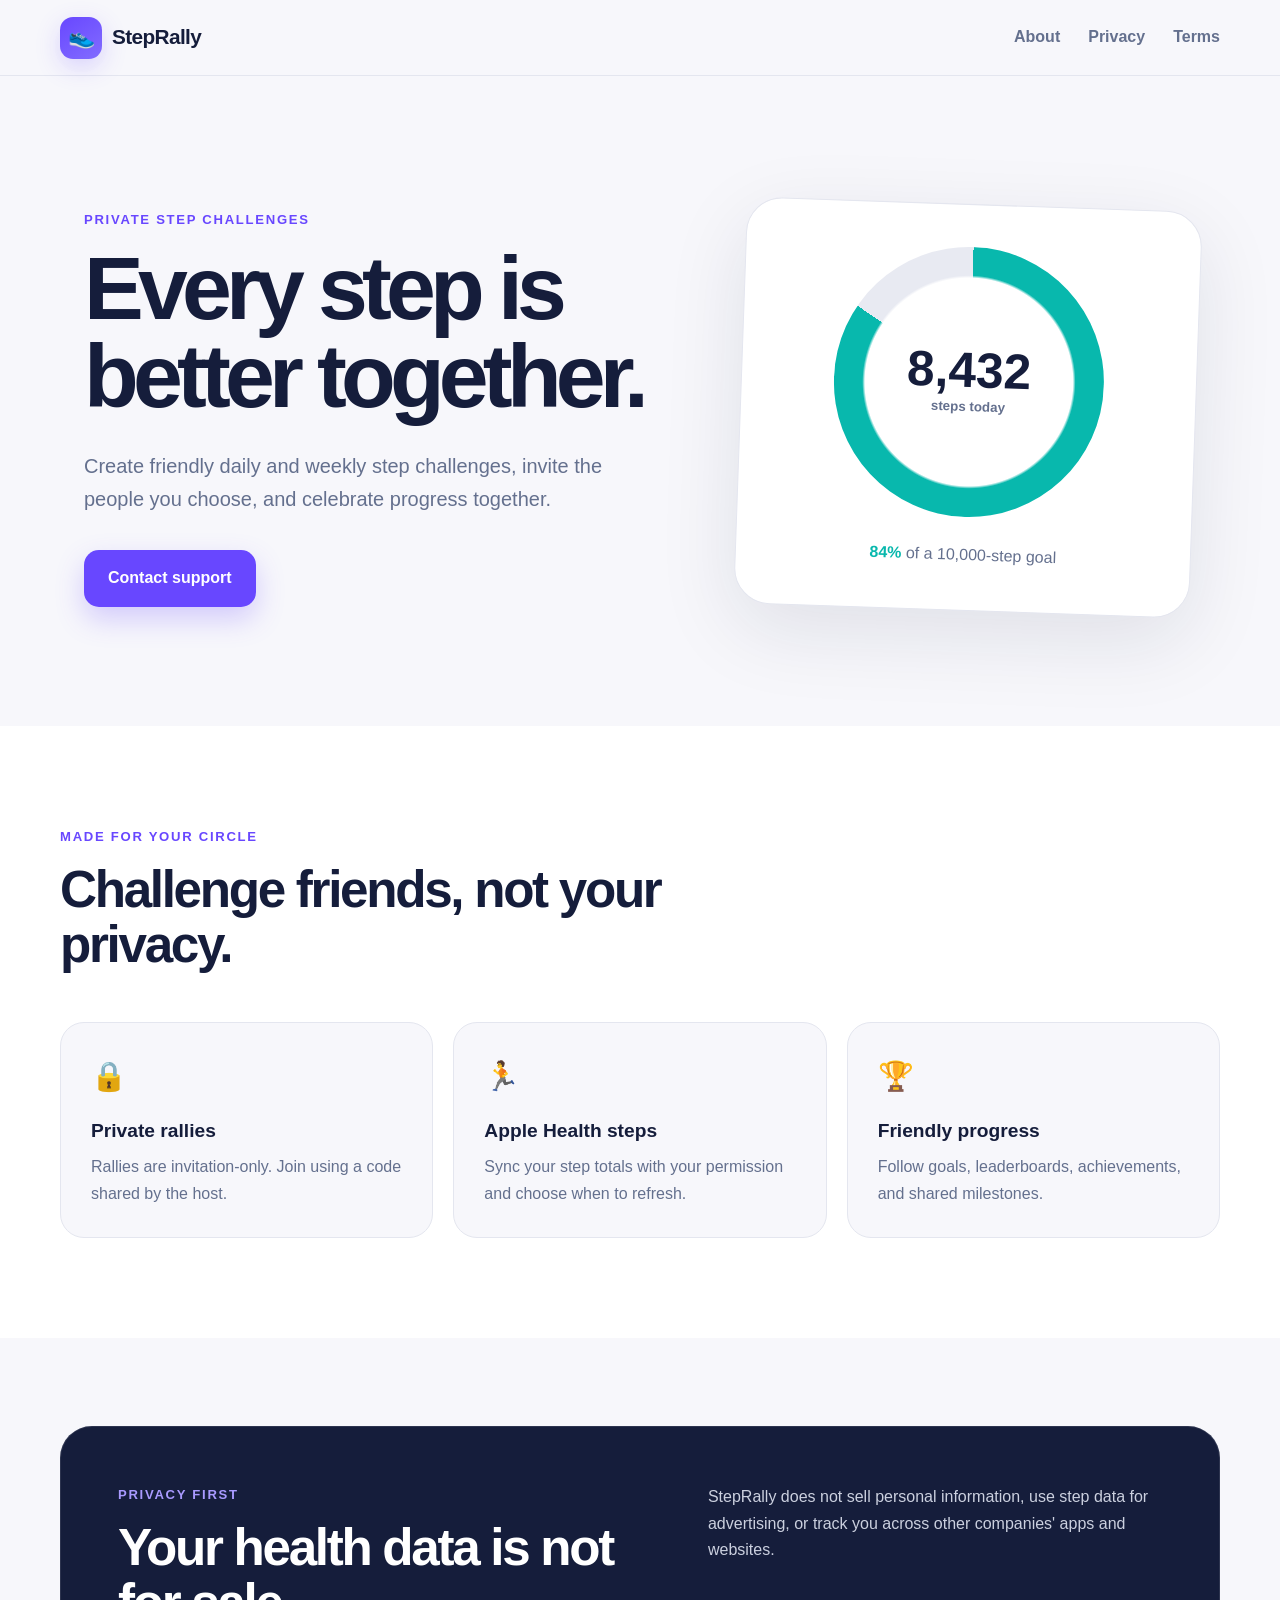
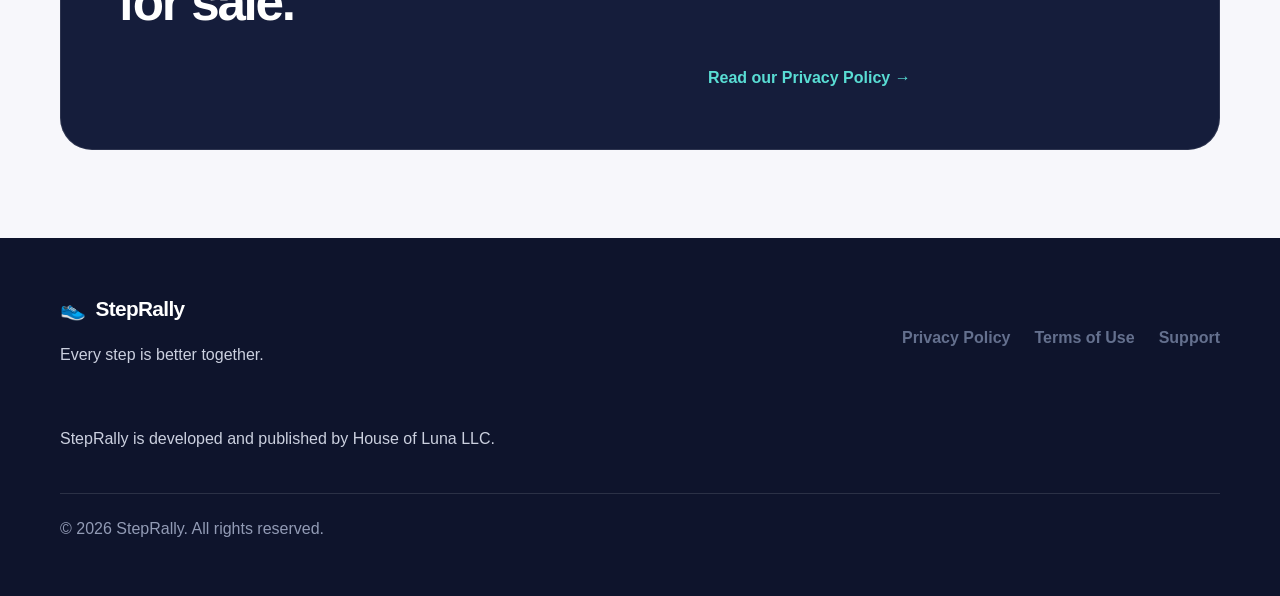
<file: index.html>
<!doctype html>
<html lang="en">
<head>
  <meta charset="utf-8">
  <meta name="viewport" content="width=device-width, initial-scale=1">
  <meta name="description" content="StepRally is a private step-challenge app for friends and family.">
  <title>StepRally | Every step is better together</title>
  <link rel="icon" type="image/svg+xml" href="data:image/svg+xml,%3Csvg xmlns='http://www.w3.org/2000/svg' viewBox='0 0 64 64'%3E%3Crect width='64' height='64' rx='15' fill='%236C4DFF'/%3E%3Cpath d='M39 10c7 2 9 10 6 18-3 7-10 10-16 7-6-3-7-11-3-18 3-6 8-9 13-7ZM20 34c5 0 9 5 9 11s-5 10-11 9c-6-1-9-7-7-13 1-4 5-7 9-7Z' fill='white'/%3E%3C/svg%3E">
  <link rel="stylesheet" href="styles.css">
</head>
<body>
  <header class="site-header">
    <a class="brand" href="/" aria-label="StepRally home"><span class="mark" aria-hidden="true">👟</span>StepRally</a>
    <nav aria-label="Main navigation">
      <a href="#about">About</a>
      <a href="/privacy/">Privacy</a>
      <a href="/terms/">Terms</a>
    </nav>
  </header>

  <main>
    <section class="hero">
      <div class="hero-copy">
        <p class="eyebrow">Private step challenges</p>
        <h1>Every step is better together.</h1>
        <p class="lead">Create friendly daily and weekly step challenges, invite the people you choose, and celebrate progress together.</p>
        <a class="button" href="mailto:support@steprallyapp.com">Contact support</a>
      </div>
      <div class="goal-card" aria-label="Example daily step progress">
        <div class="ring"><span>8,432</span><small>steps today</small></div>
        <p><strong>84%</strong> of a 10,000-step goal</p>
      </div>
    </section>

    <section class="section" id="about">
      <div>
        <p class="eyebrow">Made for your circle</p>
        <h2>Challenge friends, not your privacy.</h2>
      </div>
      <div class="features">
        <article><span aria-hidden="true">🔒</span><h3>Private rallies</h3><p>Rallies are invitation-only. Join using a code shared by the host.</p></article>
        <article><span aria-hidden="true">🏃</span><h3>Apple Health steps</h3><p>Sync your step totals with your permission and choose when to refresh.</p></article>
        <article><span aria-hidden="true">🏆</span><h3>Friendly progress</h3><p>Follow goals, leaderboards, achievements, and shared milestones.</p></article>
      </div>
    </section>

    <section class="privacy-callout">
      <div><p class="eyebrow">Privacy first</p><h2>Your health data is not for sale.</h2></div>
      <p>StepRally does not sell personal information, use step data for advertising, or track you across other companies' apps and websites.</p>
      <a href="/privacy/">Read our Privacy Policy <span aria-hidden="true">→</span></a>
    </section>
  </main>

  <footer>
    <div><a class="brand" href="/"><span aria-hidden="true">👟</span>StepRally</a><p>Every step is better together.</p></div>
    <div class="footer-links"><a href="/privacy/">Privacy Policy</a><a href="/terms/">Terms of Use</a><a href="mailto:support@steprallyapp.com">Support</a></div>
    <p>StepRally is developed and published by House of Luna LLC.</p>
    <p class="copyright">© 2026 StepRally. All rights reserved.</p>
  </footer>
</body>
</html>
</file>
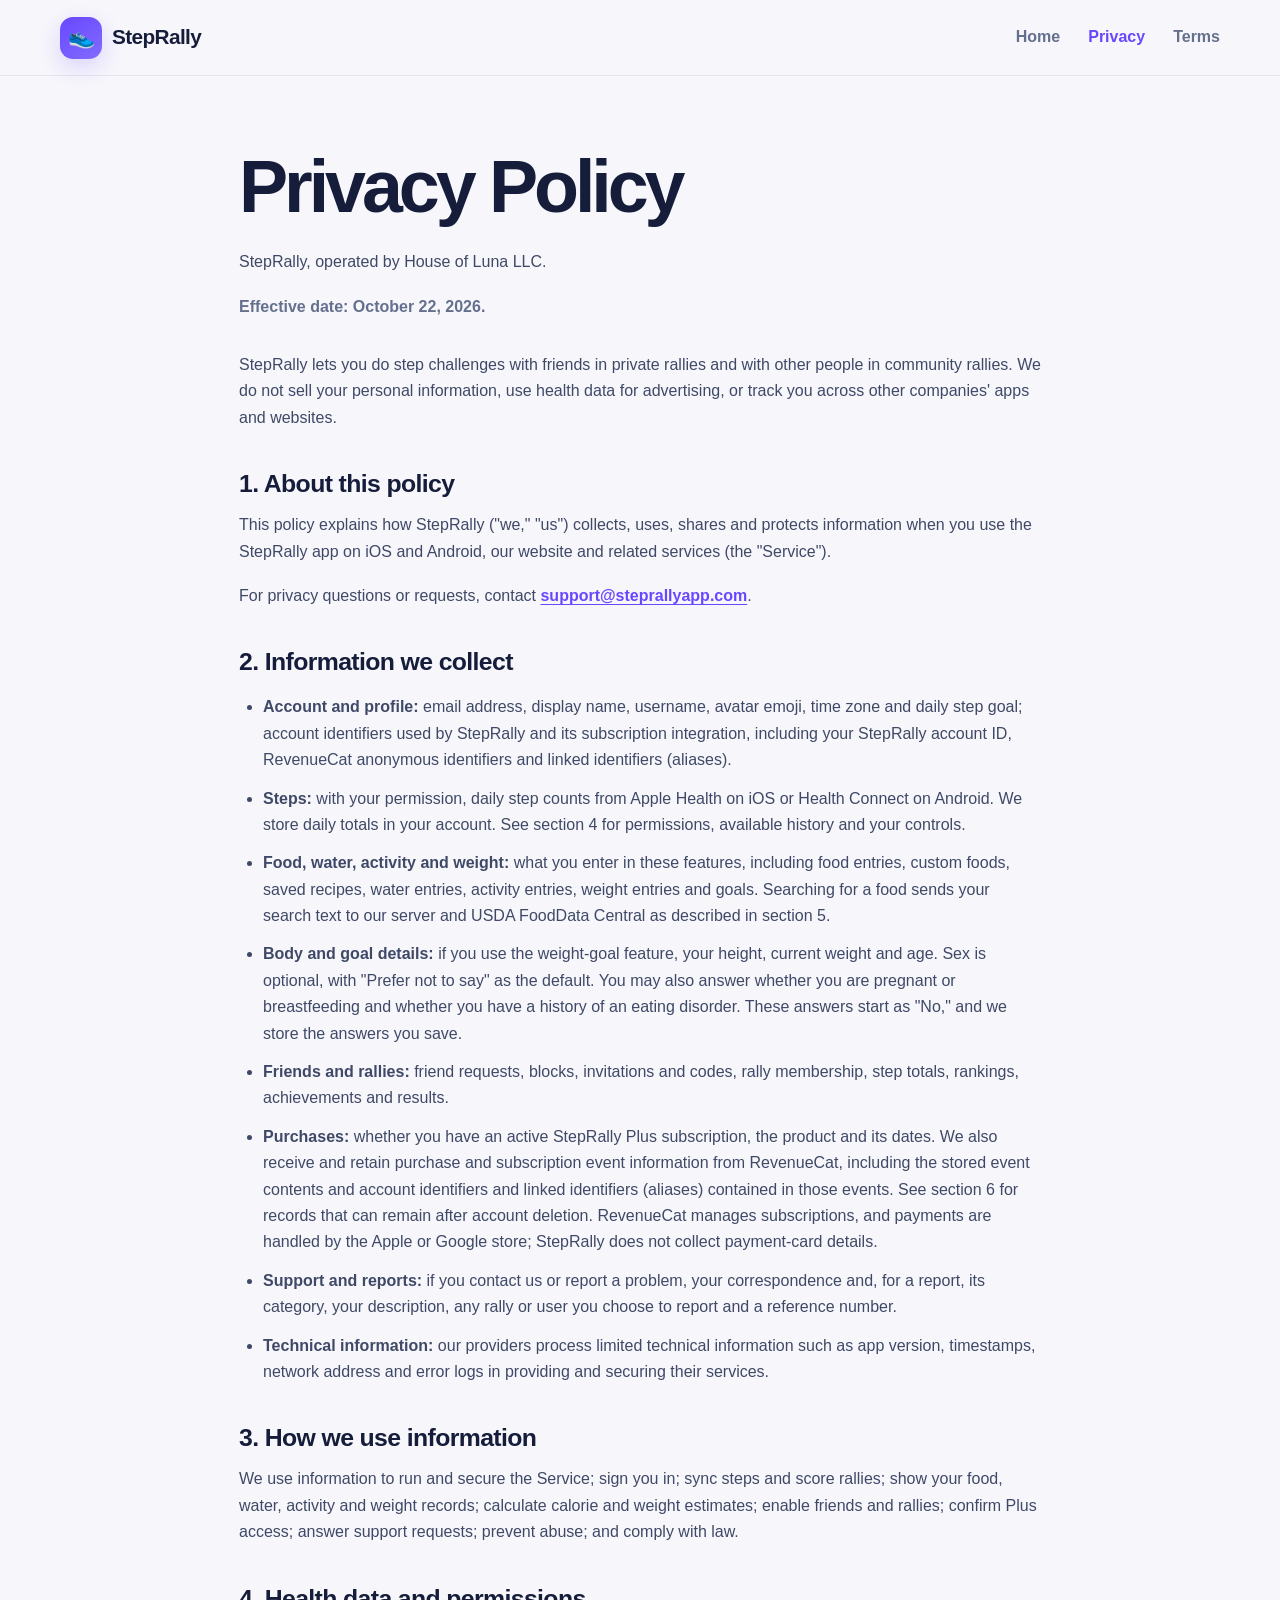
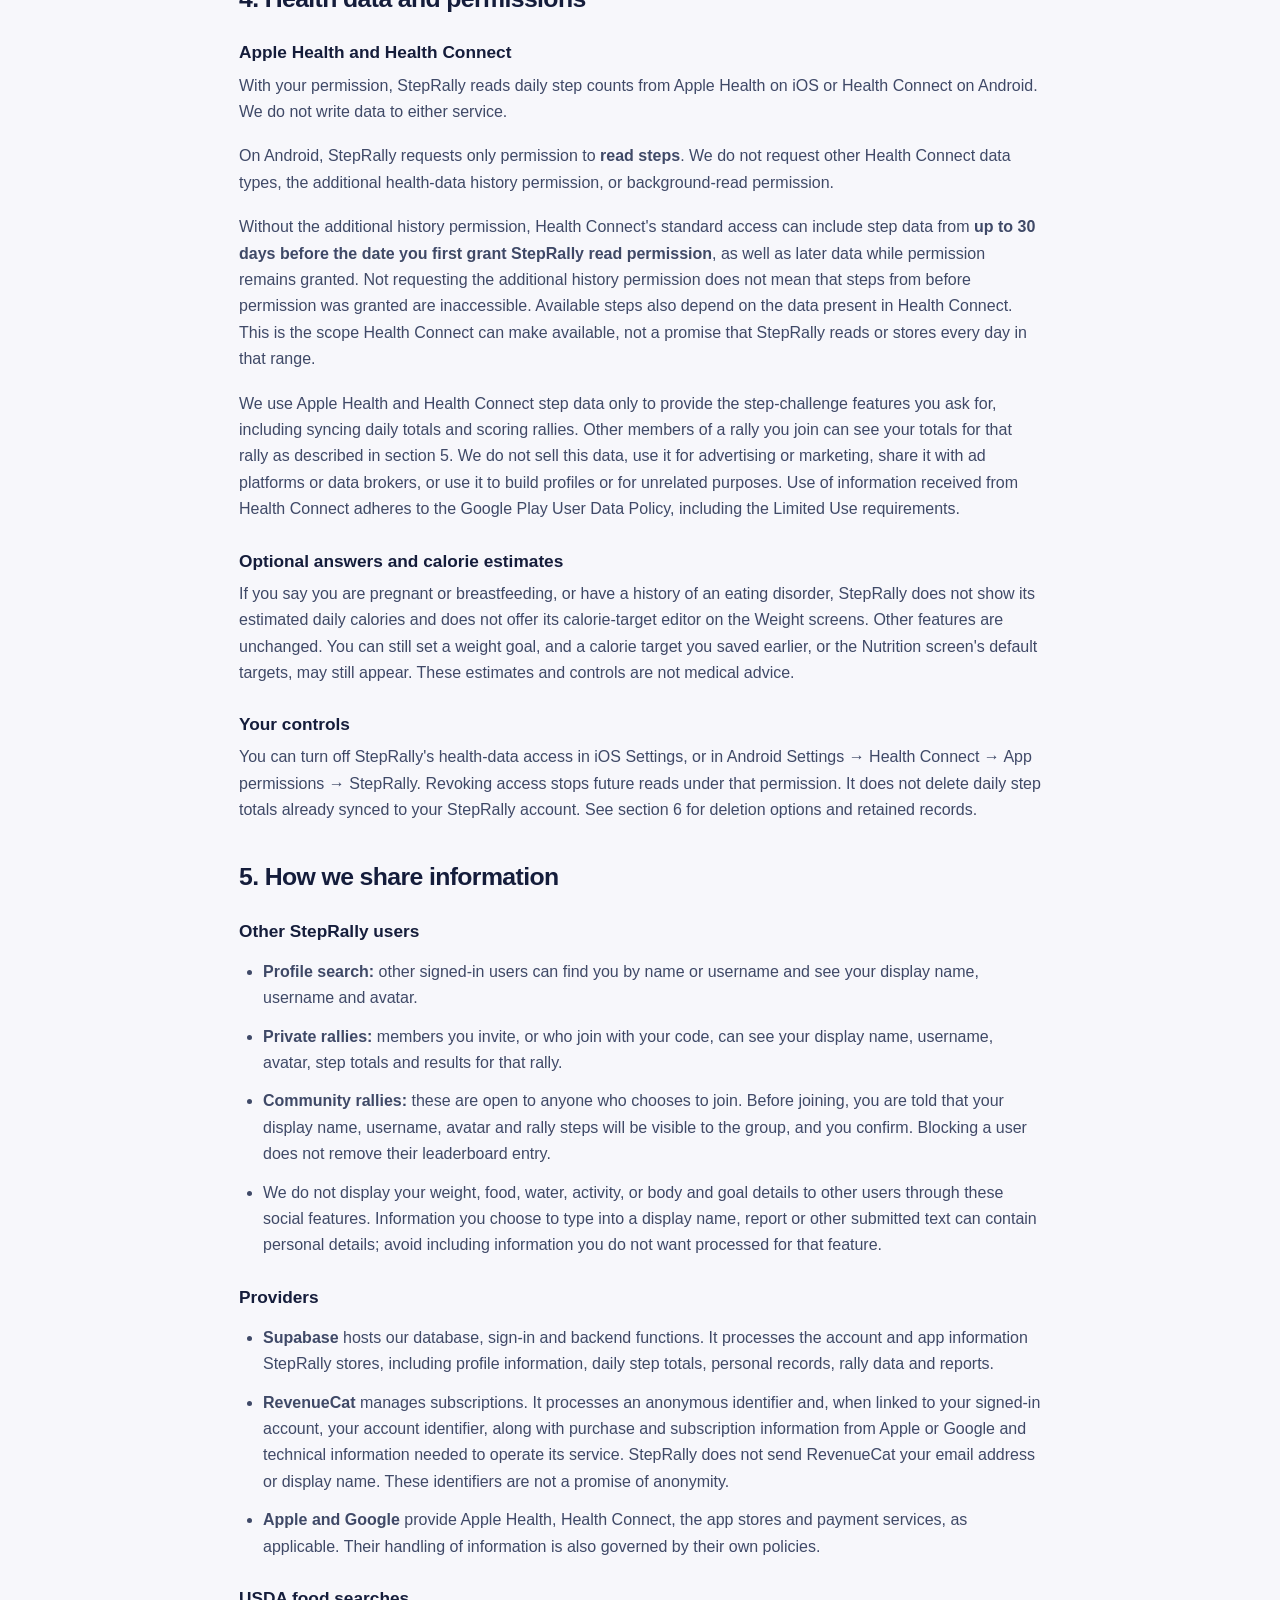
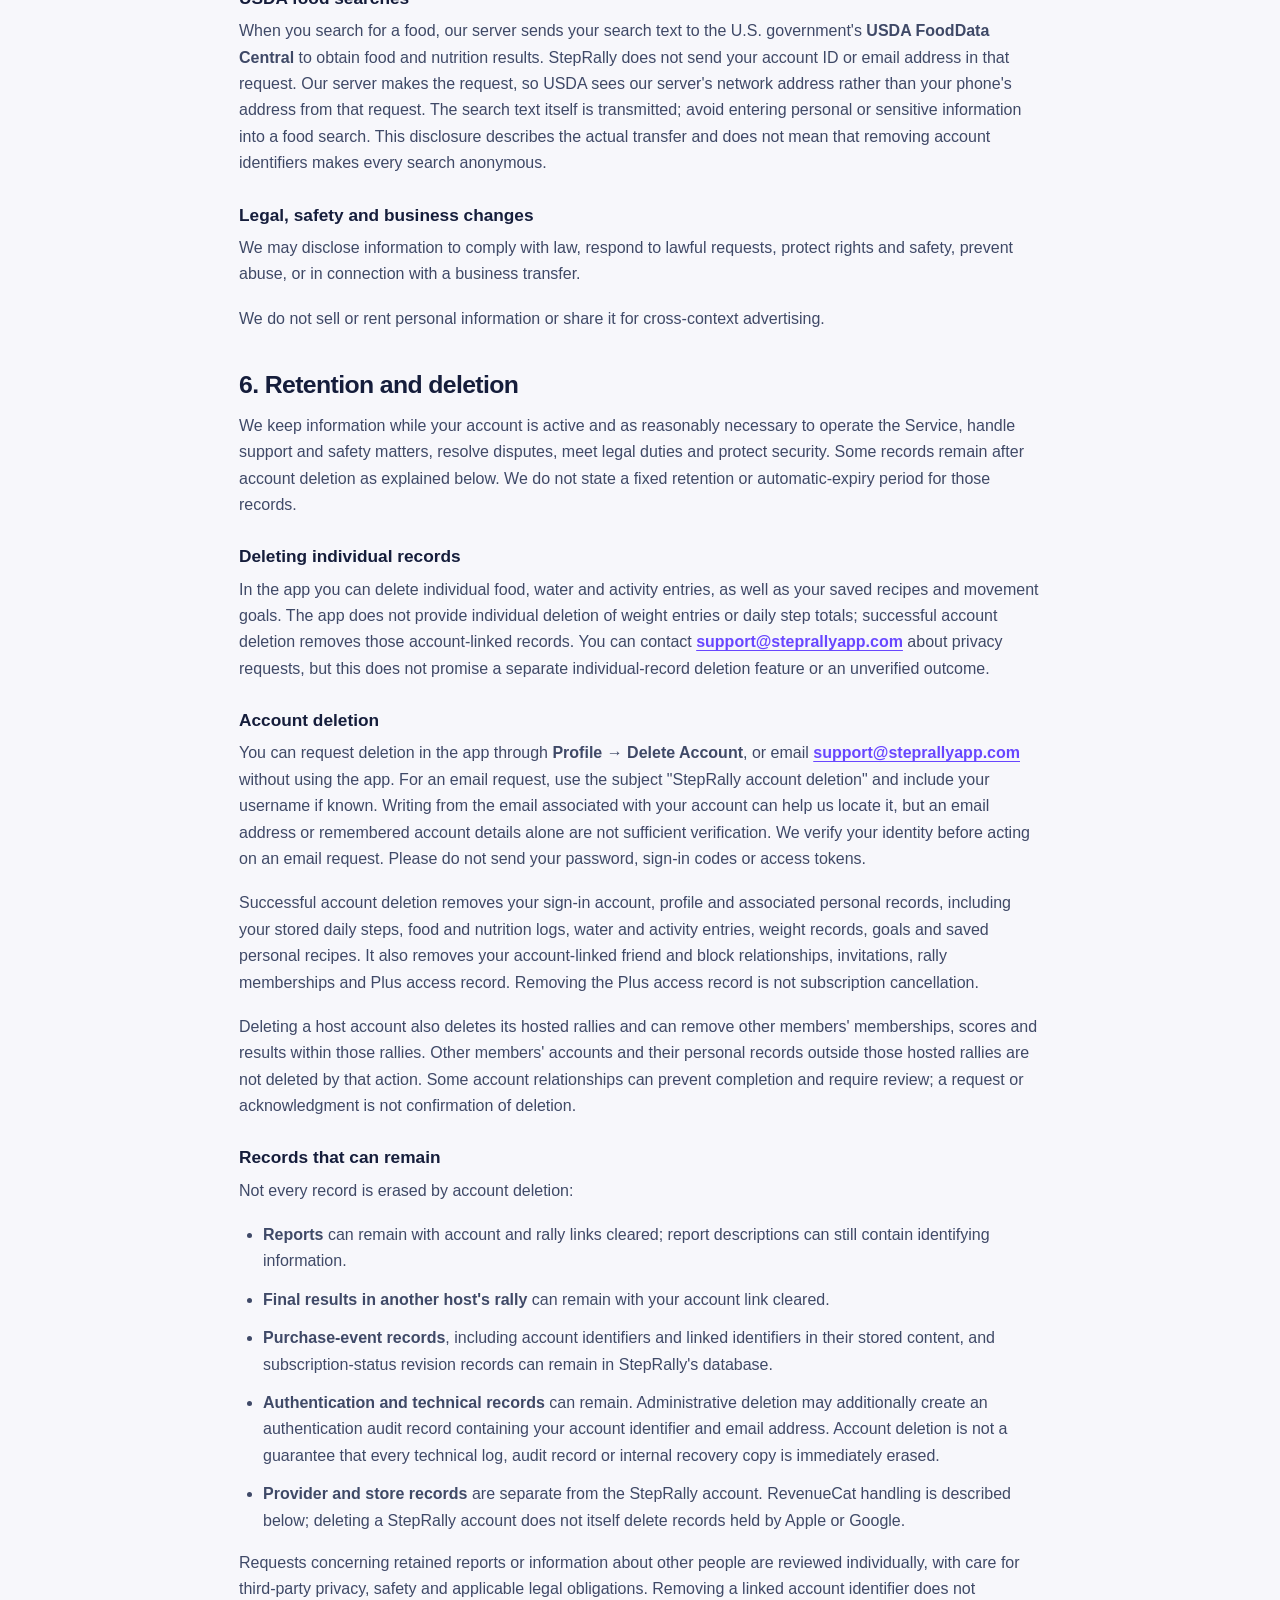
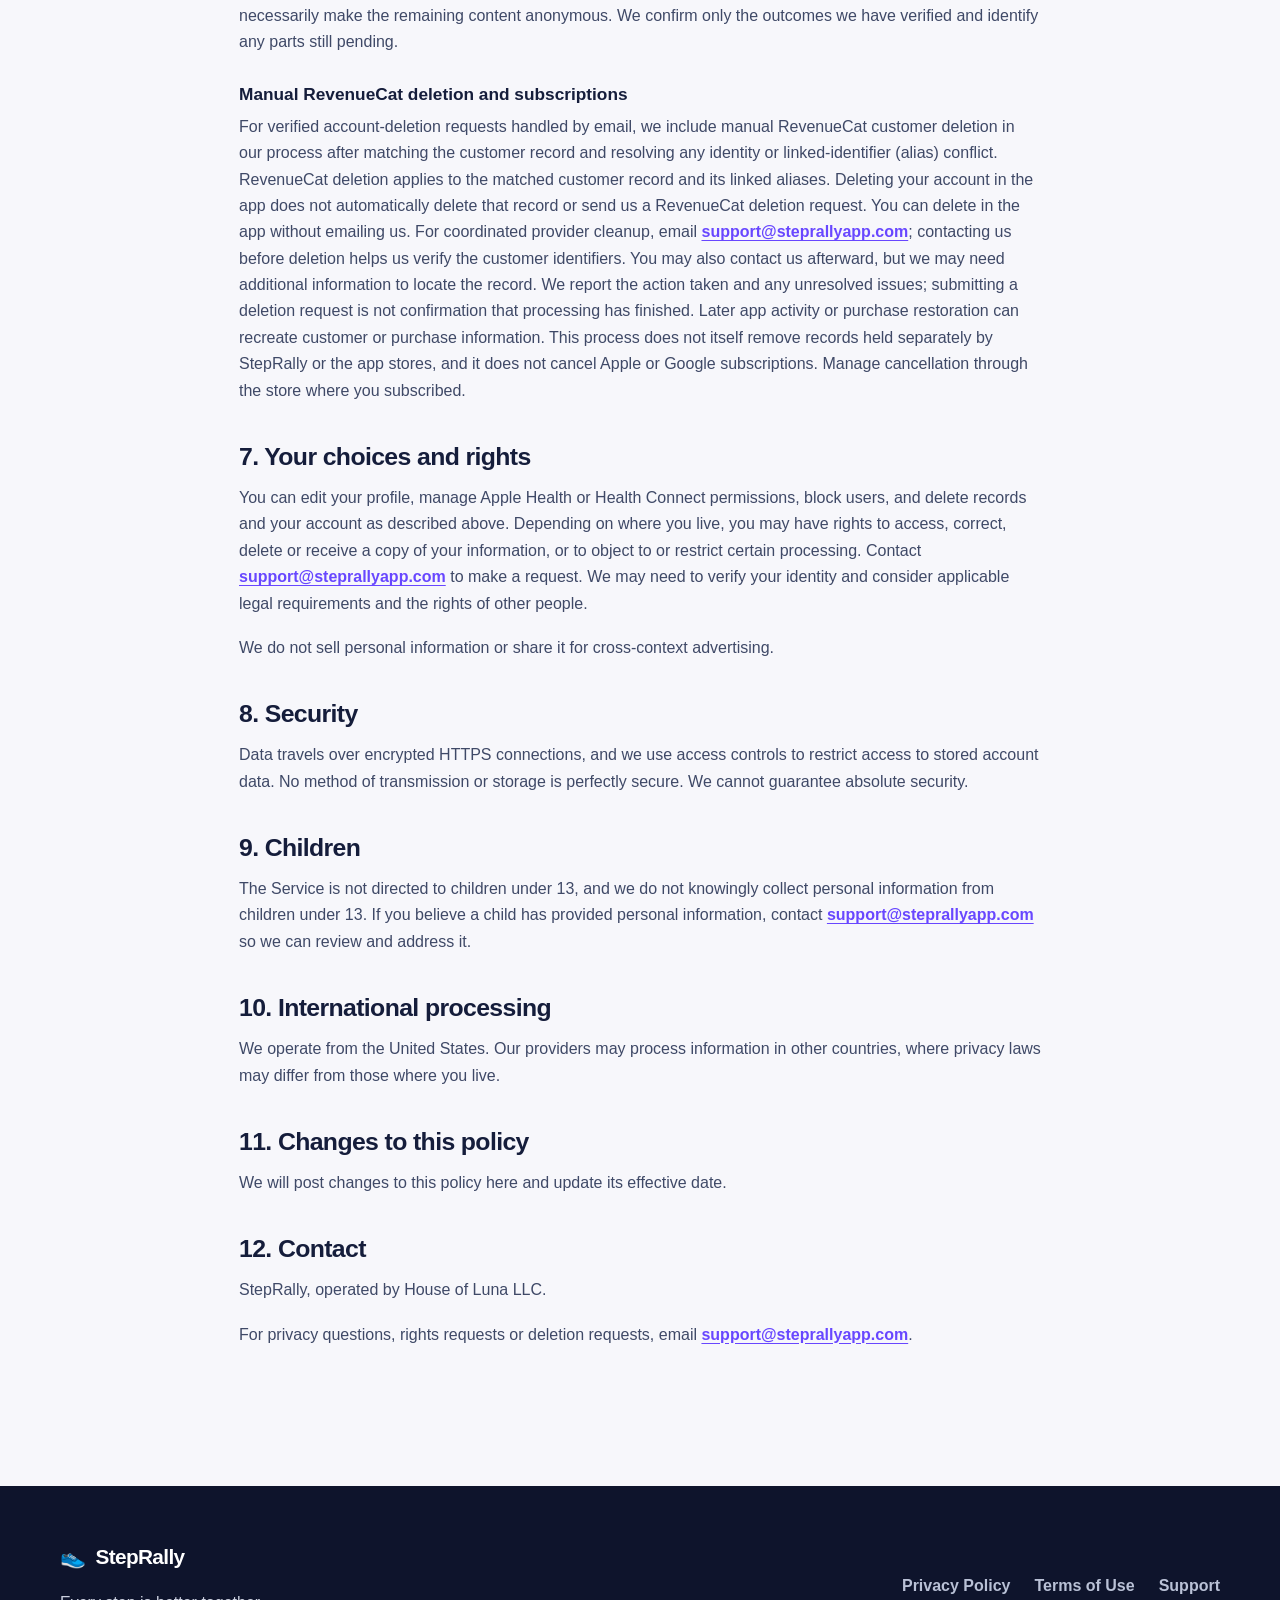
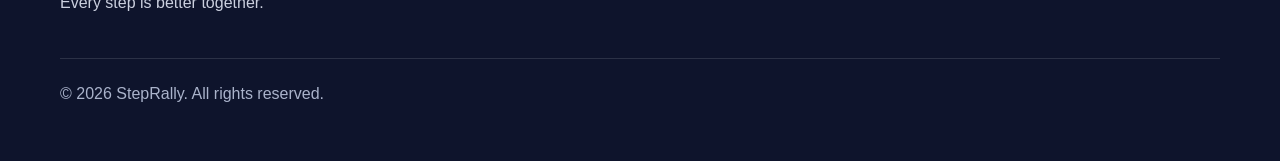
<file: privacy/index.html>
<!doctype html>
<html lang="en">
<head>
  <meta charset="utf-8">
  <meta name="viewport" content="width=device-width, initial-scale=1">
  <meta name="description" content="StepRally privacy policy: information, health permissions, account deletion and privacy choices.">
  <title>Privacy Policy | StepRally</title>
  <link rel="icon" href="data:image/svg+xml,%3Csvg xmlns='http://www.w3.org/2000/svg' viewBox='0 0 64 64'%3E%3Crect width='64' height='64' rx='15' fill='%236C4DFF'/%3E%3Cpath d='M39 10c7 2 9 10 6 18-3 7-10 10-16 7-6-3-7-11-3-18 3-6 8-9 13-7ZM20 34c5 0 9 5 9 11s-5 10-11 9c-6-1-9-7-7-13 1-4 5-7 9-7Z' fill='white'/%3E%3C/svg%3E">
  <link rel="stylesheet" href="./privacy.css">
</head>
<body>
  <a class="skip-link" href="#privacy-title">Skip to privacy policy</a>
  <header class="site-header">
    <a class="brand" href="/" aria-label="StepRally home"><span class="mark" aria-hidden="true">👟</span>StepRally</a>
    <nav aria-label="Main navigation"><a href="/">Home</a><a href="/privacy/" aria-current="page">Privacy</a><a href="/terms/">Terms</a></nav>
  </header>
  <main class="legal-main" aria-labelledby="privacy-title">
<h1 id="privacy-title">Privacy Policy</h1>
<p>StepRally, operated by House of Luna LLC.</p>
<p class="updated"><strong>Effective date: October 22, 2026.</strong></p>
<p>StepRally lets you do step challenges with friends in private rallies and with other people in community rallies. We do not sell your personal information, use health data for advertising, or track you across other companies&#x27; apps and websites.</p>
<section aria-labelledby="section-1">
<h2 id="section-1">1. About this policy</h2>
<p>This policy explains how StepRally (&quot;we,&quot; &quot;us&quot;) collects, uses, shares and protects information when you use the StepRally app on iOS and Android, our website and related services (the &quot;Service&quot;).</p>
<p>For privacy questions or requests, contact <a href="mailto:support@steprallyapp.com">support@steprallyapp.com</a>.</p>
</section>
<section aria-labelledby="section-2">
<h2 id="section-2">2. Information we collect</h2>
<ul>
<li><strong>Account and profile:</strong> email address, display name, username, avatar emoji, time zone and daily step goal; account identifiers used by StepRally and its subscription integration, including your StepRally account ID, RevenueCat anonymous identifiers and linked identifiers (aliases).</li>
<li><strong>Steps:</strong> with your permission, daily step counts from Apple Health on iOS or Health Connect on Android. We store daily totals in your account. See section 4 for permissions, available history and your controls.</li>
<li><strong>Food, water, activity and weight:</strong> what you enter in these features, including food entries, custom foods, saved recipes, water entries, activity entries, weight entries and goals. Searching for a food sends your search text to our server and USDA FoodData Central as described in section 5.</li>
<li><strong>Body and goal details:</strong> if you use the weight-goal feature, your height, current weight and age. Sex is optional, with &quot;Prefer not to say&quot; as the default. You may also answer whether you are pregnant or breastfeeding and whether you have a history of an eating disorder. These answers start as &quot;No,&quot; and we store the answers you save.</li>
<li><strong>Friends and rallies:</strong> friend requests, blocks, invitations and codes, rally membership, step totals, rankings, achievements and results.</li>
<li><strong>Purchases:</strong> whether you have an active StepRally Plus subscription, the product and its dates. We also receive and retain purchase and subscription event information from RevenueCat, including the stored event contents and account identifiers and linked identifiers (aliases) contained in those events. See section 6 for records that can remain after account deletion. RevenueCat manages subscriptions, and payments are handled by the Apple or Google store; StepRally does not collect payment-card details.</li>
<li><strong>Support and reports:</strong> if you contact us or report a problem, your correspondence and, for a report, its category, your description, any rally or user you choose to report and a reference number.</li>
<li><strong>Technical information:</strong> our providers process limited technical information such as app version, timestamps, network address and error logs in providing and securing their services.</li>
</ul>
</section>
<section aria-labelledby="section-3">
<h2 id="section-3">3. How we use information</h2>
<p>We use information to run and secure the Service; sign you in; sync steps and score rallies; show your food, water, activity and weight records; calculate calorie and weight estimates; enable friends and rallies; confirm Plus access; answer support requests; prevent abuse; and comply with law.</p>
</section>
<section aria-labelledby="section-4">
<h2 id="section-4">4. Health data and permissions</h2>
<h3>Apple Health and Health Connect</h3>
<p>With your permission, StepRally reads daily step counts from Apple Health on iOS or Health Connect on Android. We do not write data to either service.</p>
<p>On Android, StepRally requests only permission to <strong>read steps</strong>. We do not request other Health Connect data types, the additional health-data history permission, or background-read permission.</p>
<p>Without the additional history permission, Health Connect&#x27;s standard access can include step data from <strong>up to 30 days before the date you first grant StepRally read permission</strong>, as well as later data while permission remains granted. Not requesting the additional history permission does not mean that steps from before permission was granted are inaccessible. Available steps also depend on the data present in Health Connect. This is the scope Health Connect can make available, not a promise that StepRally reads or stores every day in that range.</p>
<p>We use Apple Health and Health Connect step data only to provide the step-challenge features you ask for, including syncing daily totals and scoring rallies. Other members of a rally you join can see your totals for that rally as described in section 5. We do not sell this data, use it for advertising or marketing, share it with ad platforms or data brokers, or use it to build profiles or for unrelated purposes. Use of information received from Health Connect adheres to the Google Play User Data Policy, including the Limited Use requirements.</p>
<h3>Optional answers and calorie estimates</h3>
<p>If you say you are pregnant or breastfeeding, or have a history of an eating disorder, StepRally does not show its estimated daily calories and does not offer its calorie-target editor on the Weight screens. Other features are unchanged. You can still set a weight goal, and a calorie target you saved earlier, or the Nutrition screen&#x27;s default targets, may still appear. These estimates and controls are not medical advice.</p>
<h3>Your controls</h3>
<p>You can turn off StepRally&#x27;s health-data access in iOS Settings, or in Android Settings → Health Connect → App permissions → StepRally. Revoking access stops future reads under that permission. It does not delete daily step totals already synced to your StepRally account. See section 6 for deletion options and retained records.</p>
</section>
<section aria-labelledby="section-5">
<h2 id="section-5">5. How we share information</h2>
<h3>Other StepRally users</h3>
<ul>
<li><strong>Profile search:</strong> other signed-in users can find you by name or username and see your display name, username and avatar.</li>
<li><strong>Private rallies:</strong> members you invite, or who join with your code, can see your display name, username, avatar, step totals and results for that rally.</li>
<li><strong>Community rallies:</strong> these are open to anyone who chooses to join. Before joining, you are told that your display name, username, avatar and rally steps will be visible to the group, and you confirm. Blocking a user does not remove their leaderboard entry.</li>
<li>We do not display your weight, food, water, activity, or body and goal details to other users through these social features. Information you choose to type into a display name, report or other submitted text can contain personal details; avoid including information you do not want processed for that feature.</li>
</ul>
<h3>Providers</h3>
<ul>
<li><strong>Supabase</strong> hosts our database, sign-in and backend functions. It processes the account and app information StepRally stores, including profile information, daily step totals, personal records, rally data and reports.</li>
<li><strong>RevenueCat</strong> manages subscriptions. It processes an anonymous identifier and, when linked to your signed-in account, your account identifier, along with purchase and subscription information from Apple or Google and technical information needed to operate its service. StepRally does not send RevenueCat your email address or display name. These identifiers are not a promise of anonymity.</li>
<li><strong>Apple and Google</strong> provide Apple Health, Health Connect, the app stores and payment services, as applicable. Their handling of information is also governed by their own policies.</li>
</ul>
<h3>USDA food searches</h3>
<p>When you search for a food, our server sends your search text to the U.S. government&#x27;s <strong>USDA FoodData Central</strong> to obtain food and nutrition results. StepRally does not send your account ID or email address in that request. Our server makes the request, so USDA sees our server&#x27;s network address rather than your phone&#x27;s address from that request. The search text itself is transmitted; avoid entering personal or sensitive information into a food search. This disclosure describes the actual transfer and does not mean that removing account identifiers makes every search anonymous.</p>
<h3>Legal, safety and business changes</h3>
<p>We may disclose information to comply with law, respond to lawful requests, protect rights and safety, prevent abuse, or in connection with a business transfer.</p>
<p>We do not sell or rent personal information or share it for cross-context advertising.</p>
</section>
<section aria-labelledby="section-6">
<h2 id="section-6">6. Retention and deletion</h2>
<p>We keep information while your account is active and as reasonably necessary to operate the Service, handle support and safety matters, resolve disputes, meet legal duties and protect security. Some records remain after account deletion as explained below. We do not state a fixed retention or automatic-expiry period for those records.</p>
<h3>Deleting individual records</h3>
<p>In the app you can delete individual food, water and activity entries, as well as your saved recipes and movement goals. The app does not provide individual deletion of weight entries or daily step totals; successful account deletion removes those account-linked records. You can contact <a href="mailto:support@steprallyapp.com">support@steprallyapp.com</a> about privacy requests, but this does not promise a separate individual-record deletion feature or an unverified outcome.</p>
<a id="account-deletion"></a>
<h3>Account deletion</h3>
<p>You can request deletion in the app through <strong>Profile → Delete Account</strong>, or email <a href="mailto:support@steprallyapp.com">support@steprallyapp.com</a> without using the app. For an email request, use the subject &quot;StepRally account deletion&quot; and include your username if known. Writing from the email associated with your account can help us locate it, but an email address or remembered account details alone are not sufficient verification. We verify your identity before acting on an email request. Please do not send your password, sign-in codes or access tokens.</p>
<p>Successful account deletion removes your sign-in account, profile and associated personal records, including your stored daily steps, food and nutrition logs, water and activity entries, weight records, goals and saved personal recipes. It also removes your account-linked friend and block relationships, invitations, rally memberships and Plus access record. Removing the Plus access record is not subscription cancellation.</p>
<p>Deleting a host account also deletes its hosted rallies and can remove other members&#x27; memberships, scores and results within those rallies. Other members&#x27; accounts and their personal records outside those hosted rallies are not deleted by that action. Some account relationships can prevent completion and require review; a request or acknowledgment is not confirmation of deletion.</p>
<h3>Records that can remain</h3>
<p>Not every record is erased by account deletion:</p>
<ul>
<li><strong>Reports</strong> can remain with account and rally links cleared; report descriptions can still contain identifying information.</li>
<li><strong>Final results in another host&#x27;s rally</strong> can remain with your account link cleared.</li>
<li><strong>Purchase-event records</strong>, including account identifiers and linked identifiers in their stored content, and subscription-status revision records can remain in StepRally&#x27;s database.</li>
<li><strong>Authentication and technical records</strong> can remain. Administrative deletion may additionally create an authentication audit record containing your account identifier and email address. Account deletion is not a guarantee that every technical log, audit record or internal recovery copy is immediately erased.</li>
<li><strong>Provider and store records</strong> are separate from the StepRally account. RevenueCat handling is described below; deleting a StepRally account does not itself delete records held by Apple or Google.</li>
</ul>
<p>Requests concerning retained reports or information about other people are reviewed individually, with care for third-party privacy, safety and applicable legal obligations. Removing a linked account identifier does not necessarily make the remaining content anonymous. We confirm only the outcomes we have verified and identify any parts still pending.</p>
<h3>Manual RevenueCat deletion and subscriptions</h3>
<p>For verified account-deletion requests handled by email, we include manual RevenueCat customer deletion in our process after matching the customer record and resolving any identity or linked-identifier (alias) conflict. RevenueCat deletion applies to the matched customer record and its linked aliases. Deleting your account in the app does not automatically delete that record or send us a RevenueCat deletion request. You can delete in the app without emailing us. For coordinated provider cleanup, email <a href="mailto:support@steprallyapp.com">support@steprallyapp.com</a>; contacting us before deletion helps us verify the customer identifiers. You may also contact us afterward, but we may need additional information to locate the record. We report the action taken and any unresolved issues; submitting a deletion request is not confirmation that processing has finished. Later app activity or purchase restoration can recreate customer or purchase information. This process does not itself remove records held separately by StepRally or the app stores, and it does not cancel Apple or Google subscriptions. Manage cancellation through the store where you subscribed.</p>
</section>
<section aria-labelledby="section-7">
<h2 id="section-7">7. Your choices and rights</h2>
<p>You can edit your profile, manage Apple Health or Health Connect permissions, block users, and delete records and your account as described above. Depending on where you live, you may have rights to access, correct, delete or receive a copy of your information, or to object to or restrict certain processing. Contact <a href="mailto:support@steprallyapp.com">support@steprallyapp.com</a> to make a request. We may need to verify your identity and consider applicable legal requirements and the rights of other people.</p>
<p>We do not sell personal information or share it for cross-context advertising.</p>
</section>
<section aria-labelledby="section-8">
<h2 id="section-8">8. Security</h2>
<p>Data travels over encrypted HTTPS connections, and we use access controls to restrict access to stored account data. No method of transmission or storage is perfectly secure. We cannot guarantee absolute security.</p>
</section>
<section aria-labelledby="section-9">
<h2 id="section-9">9. Children</h2>
<p>The Service is not directed to children under 13, and we do not knowingly collect personal information from children under 13. If you believe a child has provided personal information, contact <a href="mailto:support@steprallyapp.com">support@steprallyapp.com</a> so we can review and address it.</p>
</section>
<section aria-labelledby="section-10">
<h2 id="section-10">10. International processing</h2>
<p>We operate from the United States. Our providers may process information in other countries, where privacy laws may differ from those where you live.</p>
</section>
<section aria-labelledby="section-11">
<h2 id="section-11">11. Changes to this policy</h2>
<p>We will post changes to this policy here and update its effective date.</p>
</section>
<section aria-labelledby="section-12">
<h2 id="section-12">12. Contact</h2>
<p>StepRally, operated by House of Luna LLC.</p>
<p>For privacy questions, rights requests or deletion requests, email <a href="mailto:support@steprallyapp.com">support@steprallyapp.com</a>.</p>
</section>
  </main>
<footer>
  <div>
    <a class="brand" href="/"><span aria-hidden="true">👟</span>StepRally</a>
    <p>Every step is better together.</p>
  </div>
  <div class="footer-links" aria-label="Footer links">
    <a href="/privacy/">Privacy Policy</a>
    <a href="/terms/">Terms of Use</a>
    <a href="mailto:support@steprallyapp.com">Support</a>
  </div>
  <p class="copyright">© 2026 StepRally. All rights reserved.</p>
</footer>
</body>
</html>
</file>
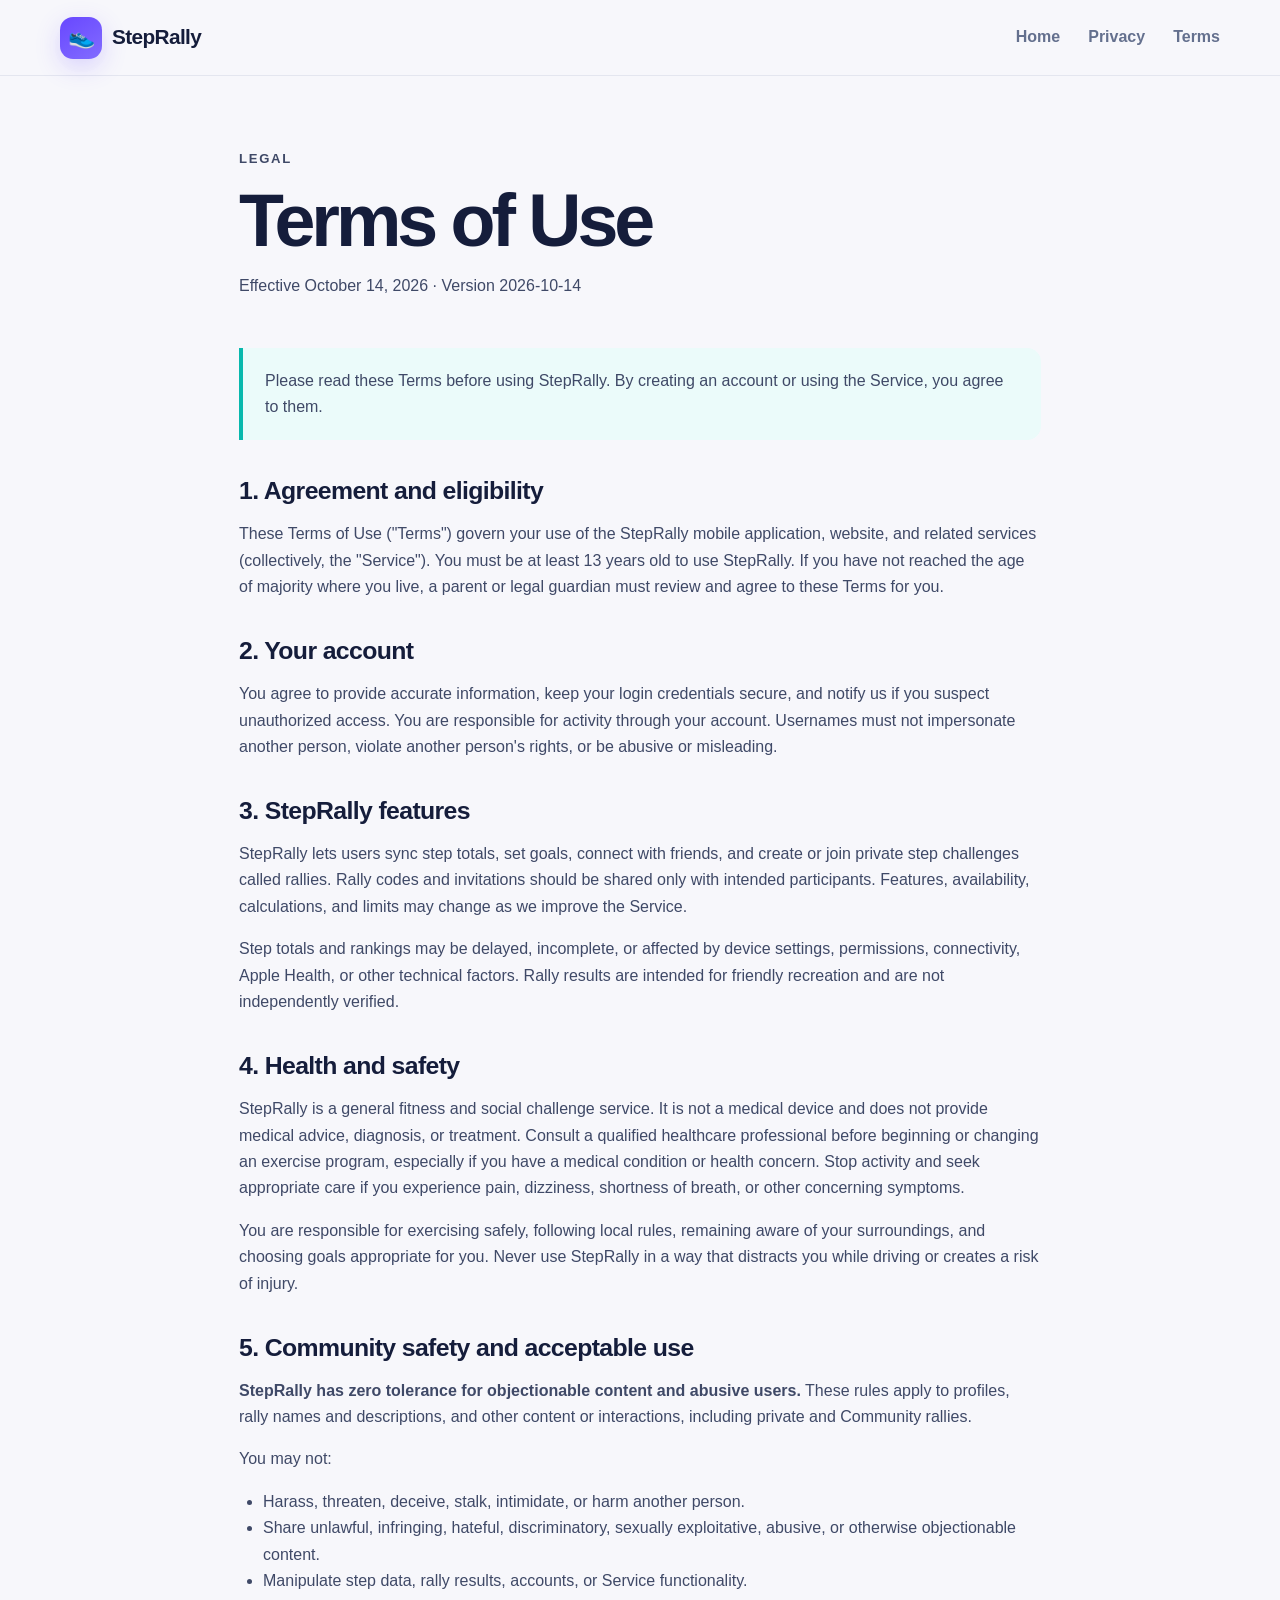
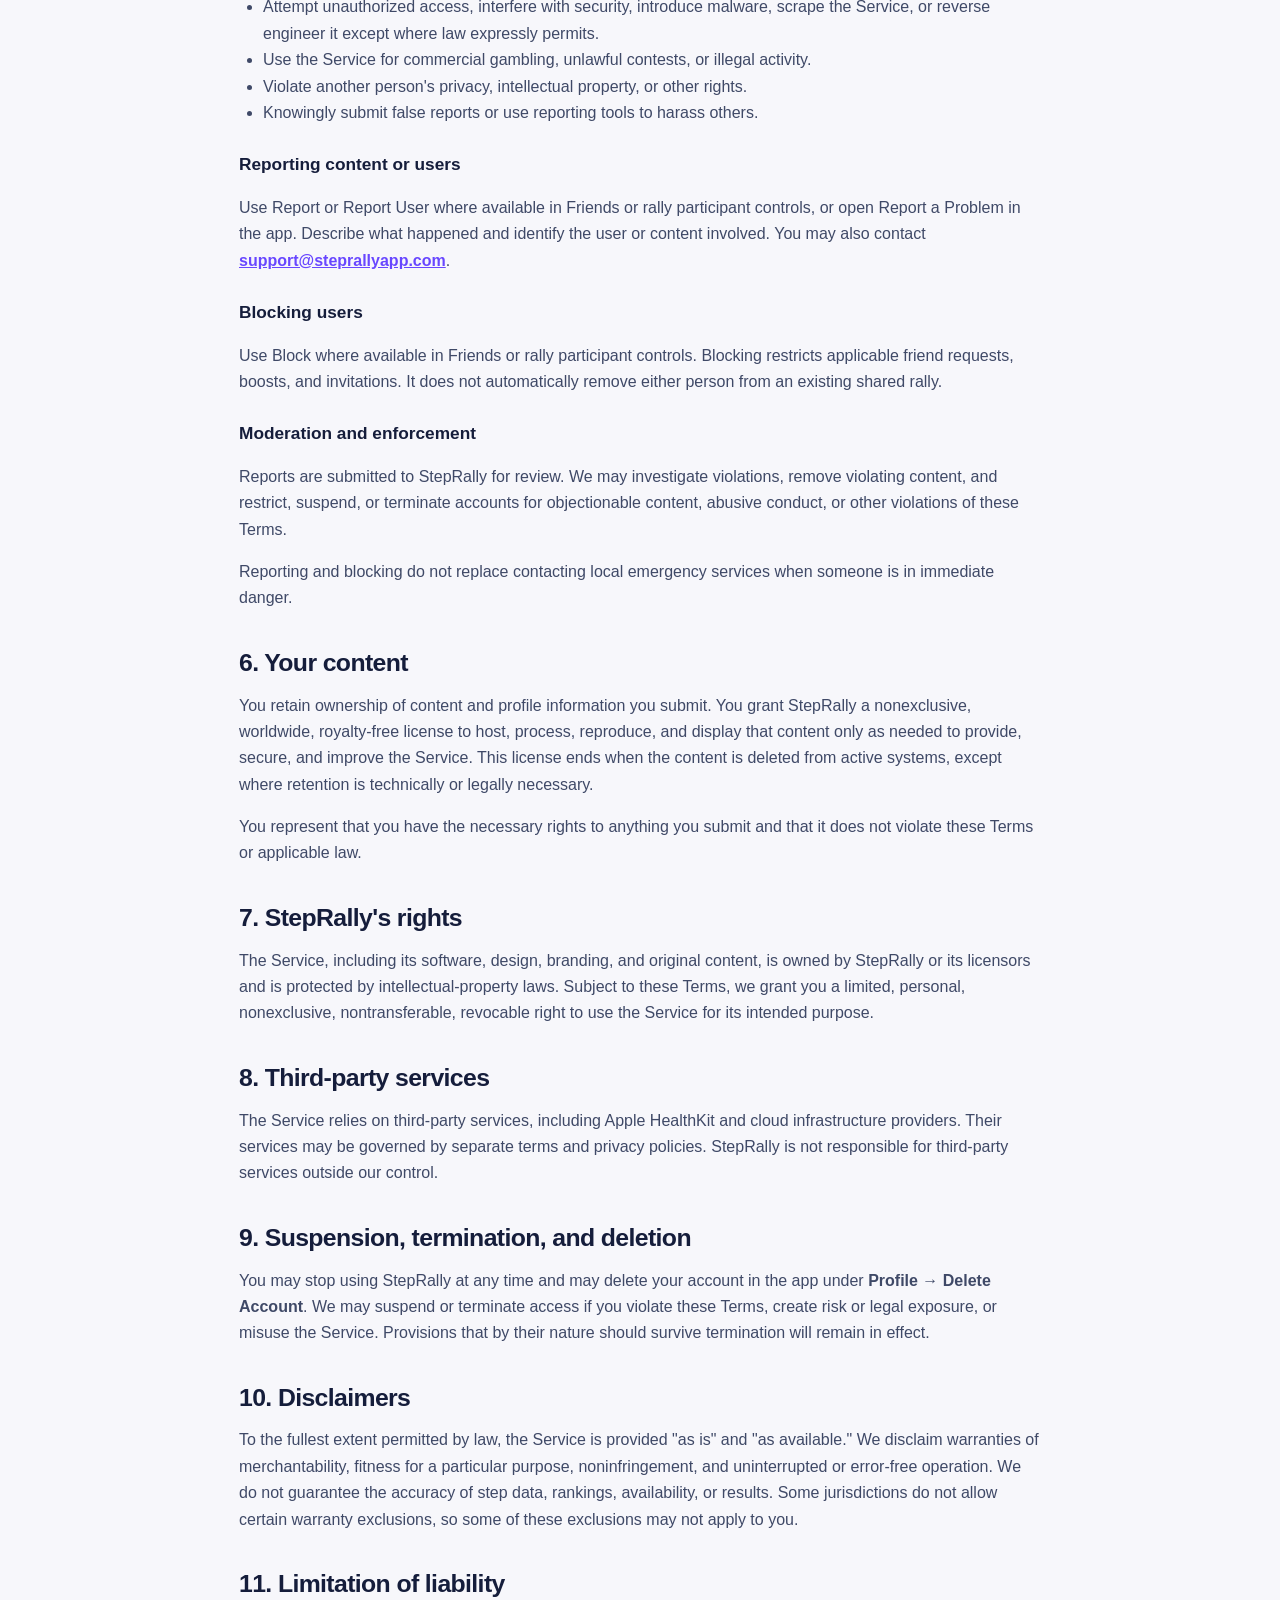
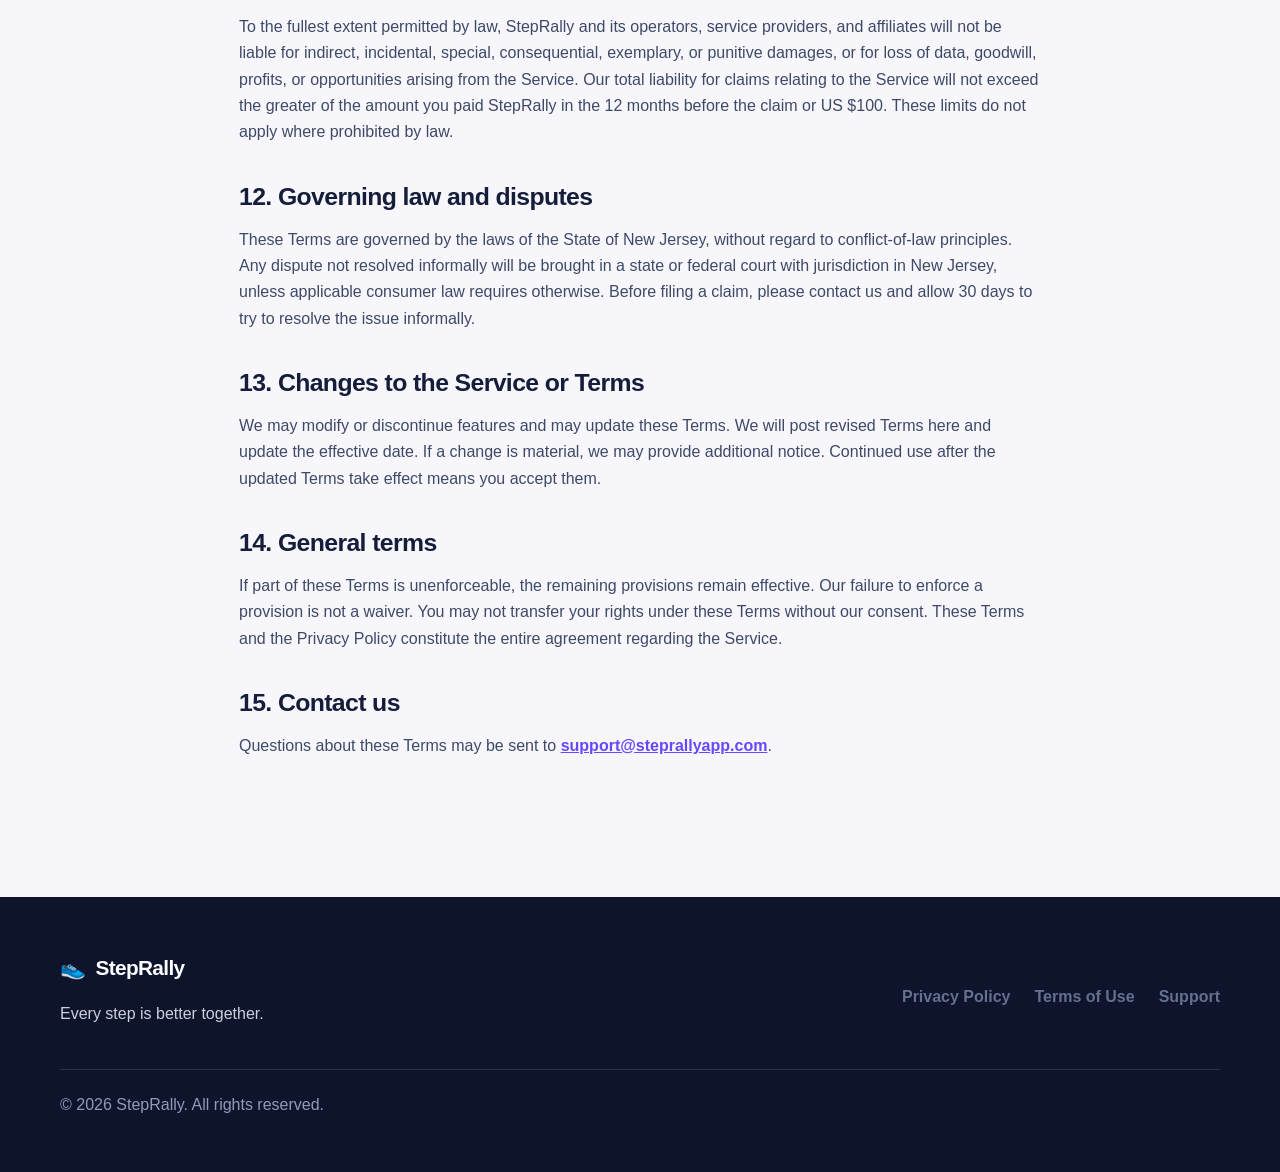
<file: terms/index.html>
<!doctype html>
<html lang="en">
<head>
  <meta charset="utf-8">
  <meta name="viewport" content="width=device-width, initial-scale=1">
  <meta name="description" content="StepRally Terms of Use">
  <title>Terms of Use | StepRally</title>
  <link rel="icon" type="image/svg+xml" href="data:image/svg+xml,%3Csvg xmlns='http://www.w3.org/2000/svg' viewBox='0 0 64 64'%3E%3Crect width='64' height='64' rx='15' fill='%236C4DFF'/%3E%3Cpath d='M39 10c7 2 9 10 6 18-3 7-10 10-16 7-6-3-7-11-3-18 3-6 8-9 13-7ZM20 34c5 0 9 5 9 11s-5 10-11 9c-6-1-9-7-7-13 1-4 5-7 9-7Z' fill='white'/%3E%3C/svg%3E">
  <link rel="stylesheet" href="../styles.css">
</head>
<body>
  <header class="site-header"><a class="brand" href="/"><span class="mark" aria-hidden="true">👟</span>StepRally</a><nav aria-label="Main navigation"><a href="/">Home</a><a href="/privacy/">Privacy</a><a href="/terms/" aria-current="page">Terms</a></nav></header>
  <main class="legal-main">
   <p class="eyebrow">Legal</p><h1>Terms of Use</h1><p class="updated">Effective October 14, 2026 · Version 2026-10-14</p>
    <p class="notice">Please read these Terms before using StepRally. By creating an account or using the Service, you agree to them.</p>

    <section><h2>1. Agreement and eligibility</h2><p>These Terms of Use ("Terms") govern your use of the StepRally mobile application, website, and related services (collectively, the "Service"). You must be at least 13 years old to use StepRally. If you have not reached the age of majority where you live, a parent or legal guardian must review and agree to these Terms for you.</p></section>

    <section><h2>2. Your account</h2><p>You agree to provide accurate information, keep your login credentials secure, and notify us if you suspect unauthorized access. You are responsible for activity through your account. Usernames must not impersonate another person, violate another person's rights, or be abusive or misleading.</p></section>

    <section><h2>3. StepRally features</h2><p>StepRally lets users sync step totals, set goals, connect with friends, and create or join private step challenges called rallies. Rally codes and invitations should be shared only with intended participants. Features, availability, calculations, and limits may change as we improve the Service.</p><p>Step totals and rankings may be delayed, incomplete, or affected by device settings, permissions, connectivity, Apple Health, or other technical factors. Rally results are intended for friendly recreation and are not independently verified.</p></section>

    <section><h2>4. Health and safety</h2><p>StepRally is a general fitness and social challenge service. It is not a medical device and does not provide medical advice, diagnosis, or treatment. Consult a qualified healthcare professional before beginning or changing an exercise program, especially if you have a medical condition or health concern. Stop activity and seek appropriate care if you experience pain, dizziness, shortness of breath, or other concerning symptoms.</p><p>You are responsible for exercising safely, following local rules, remaining aware of your surroundings, and choosing goals appropriate for you. Never use StepRally in a way that distracts you while driving or creates a risk of injury.</p></section>

   <section>
  <h2>5. Community safety and acceptable use</h2>
  <p><strong>StepRally has zero tolerance for objectionable content and abusive users.</strong> These rules apply to profiles, rally names and descriptions, and other content or interactions, including private and Community rallies.</p>

  <p>You may not:</p>
  <ul>
    <li>Harass, threaten, deceive, stalk, intimidate, or harm another person.</li>
    <li>Share unlawful, infringing, hateful, discriminatory, sexually exploitative, abusive, or otherwise objectionable content.</li>
    <li>Manipulate step data, rally results, accounts, or Service functionality.</li>
    <li>Attempt unauthorized access, interfere with security, introduce malware, scrape the Service, or reverse engineer it except where law expressly permits.</li>
    <li>Use the Service for commercial gambling, unlawful contests, or illegal activity.</li>
    <li>Violate another person's privacy, intellectual property, or other rights.</li>
    <li>Knowingly submit false reports or use reporting tools to harass others.</li>
  </ul>

  <h3>Reporting content or users</h3>
  <p>Use Report or Report User where available in Friends or rally participant controls, or open Report a Problem in the app. Describe what happened and identify the user or content involved. You may also contact <a href="mailto:support@steprallyapp.com">support@steprallyapp.com</a>.</p>

  <h3>Blocking users</h3>
  <p>Use Block where available in Friends or rally participant controls. Blocking restricts applicable friend requests, boosts, and invitations. It does not automatically remove either person from an existing shared rally.</p>

  <h3>Moderation and enforcement</h3>
  <p>Reports are submitted to StepRally for review. We may investigate violations, remove violating content, and restrict, suspend, or terminate accounts for objectionable content, abusive conduct, or other violations of these Terms.</p>
  <p>Reporting and blocking do not replace contacting local emergency services when someone is in immediate danger.</p>
</section>

    <section><h2>6. Your content</h2><p>You retain ownership of content and profile information you submit. You grant StepRally a nonexclusive, worldwide, royalty-free license to host, process, reproduce, and display that content only as needed to provide, secure, and improve the Service. This license ends when the content is deleted from active systems, except where retention is technically or legally necessary.</p><p>You represent that you have the necessary rights to anything you submit and that it does not violate these Terms or applicable law.</p></section>

    <section><h2>7. StepRally's rights</h2><p>The Service, including its software, design, branding, and original content, is owned by StepRally or its licensors and is protected by intellectual-property laws. Subject to these Terms, we grant you a limited, personal, nonexclusive, nontransferable, revocable right to use the Service for its intended purpose.</p></section>

    <section><h2>8. Third-party services</h2><p>The Service relies on third-party services, including Apple HealthKit and cloud infrastructure providers. Their services may be governed by separate terms and privacy policies. StepRally is not responsible for third-party services outside our control.</p></section>

    <section><h2>9. Suspension, termination, and deletion</h2><p>You may stop using StepRally at any time and may delete your account in the app under <strong>Profile → Delete Account</strong>. We may suspend or terminate access if you violate these Terms, create risk or legal exposure, or misuse the Service. Provisions that by their nature should survive termination will remain in effect.</p></section>

    <section><h2>10. Disclaimers</h2><p>To the fullest extent permitted by law, the Service is provided "as is" and "as available." We disclaim warranties of merchantability, fitness for a particular purpose, noninfringement, and uninterrupted or error-free operation. We do not guarantee the accuracy of step data, rankings, availability, or results. Some jurisdictions do not allow certain warranty exclusions, so some of these exclusions may not apply to you.</p></section>

    <section><h2>11. Limitation of liability</h2><p>To the fullest extent permitted by law, StepRally and its operators, service providers, and affiliates will not be liable for indirect, incidental, special, consequential, exemplary, or punitive damages, or for loss of data, goodwill, profits, or opportunities arising from the Service. Our total liability for claims relating to the Service will not exceed the greater of the amount you paid StepRally in the 12 months before the claim or US $100. These limits do not apply where prohibited by law.</p></section>

    <section><h2>12. Governing law and disputes</h2><p>These Terms are governed by the laws of the State of New Jersey, without regard to conflict-of-law principles. Any dispute not resolved informally will be brought in a state or federal court with jurisdiction in New Jersey, unless applicable consumer law requires otherwise. Before filing a claim, please contact us and allow 30 days to try to resolve the issue informally.</p></section>

    <section><h2>13. Changes to the Service or Terms</h2><p>We may modify or discontinue features and may update these Terms. We will post revised Terms here and update the effective date. If a change is material, we may provide additional notice. Continued use after the updated Terms take effect means you accept them.</p></section>

    <section><h2>14. General terms</h2><p>If part of these Terms is unenforceable, the remaining provisions remain effective. Our failure to enforce a provision is not a waiver. You may not transfer your rights under these Terms without our consent. These Terms and the Privacy Policy constitute the entire agreement regarding the Service.</p></section>

    <section><h2>15. Contact us</h2><p>Questions about these Terms may be sent to <a href="mailto:support@steprallyapp.com">support@steprallyapp.com</a>.</p></section>
  </main>
  <footer><div><a class="brand" href="/"><span aria-hidden="true">👟</span>StepRally</a><p>Every step is better together.</p></div><div class="footer-links"><a href="/privacy/">Privacy Policy</a><a href="/terms/">Terms of Use</a><a href="mailto:support@steprallyapp.com">Support</a></div><p class="copyright">© 2026 StepRally. All rights reserved.</p></footer>
</body></html>
</file>
<file: styles.css>
:root{--ink:#151d3b;--muted:#64708e;--purple:#6847ff;--purple-dark:#5031df;--teal:#08b8ad;--paper:#f7f7fb;--line:#e4e6ef;--white:#fff;--orange:#ffad24}*{box-sizing:border-box}html{scroll-behavior:smooth}body{margin:0;background:var(--paper);color:var(--ink);font-family:Inter,ui-sans-serif,-apple-system,BlinkMacSystemFont,"Segoe UI",sans-serif;font-size:16px;line-height:1.65}.site-header{height:76px;display:flex;align-items:center;justify-content:space-between;padding:0 max(24px,calc((100vw - 1160px)/2));background:rgba(247,247,251,.94);border-bottom:1px solid var(--line);position:sticky;top:0;z-index:5;backdrop-filter:blur(14px)}.brand{display:inline-flex;align-items:center;gap:10px;color:var(--ink);font-size:1.3rem;font-weight:800;text-decoration:none;letter-spacing:-.03em}.mark{display:grid;place-items:center;width:42px;height:42px;background:linear-gradient(145deg,var(--purple),#826cff);border-radius:13px;font-size:22px;box-shadow:0 8px 24px rgba(104,71,255,.22)}nav{display:flex;gap:28px}nav a,.footer-links a{color:var(--muted);font-weight:650;text-decoration:none}nav a:hover,.footer-links a:hover{color:var(--purple)}main{overflow:hidden}.hero{min-height:650px;max-width:1160px;margin:auto;padding:100px 24px 86px;display:grid;grid-template-columns:1.12fr .88fr;align-items:center;gap:76px}.eyebrow{color:var(--purple);font-size:.82rem;font-weight:800;letter-spacing:.13em;text-transform:uppercase;margin:0 0 14px}.hero h1{font-size:clamp(3.2rem,7vw,5.8rem);line-height:.98;letter-spacing:-.065em;margin:0;max-width:760px}.lead{font-size:1.25rem;color:var(--muted);max-width:620px;margin:30px 0 34px}.button{display:inline-block;background:var(--purple);color:white;text-decoration:none;font-weight:800;padding:15px 24px;border-radius:15px;box-shadow:0 12px 28px rgba(104,71,255,.25)}.button:hover{background:var(--purple-dark)}.goal-card{background:var(--white);border:1px solid var(--line);border-radius:36px;padding:42px;box-shadow:0 24px 80px rgba(21,29,59,.1);text-align:center;transform:rotate(2deg)}.ring{width:min(270px,70vw);aspect-ratio:1;margin:auto;display:grid;place-content:center;border-radius:50%;background:radial-gradient(circle closest-side,var(--white) 77%,transparent 79%),conic-gradient(var(--teal) 84%,#e8eaf2 0)}.ring span{font-size:3.1rem;font-weight:850;line-height:1}.ring small{color:var(--muted);font-weight:650}.goal-card p{color:var(--muted);margin:25px 0 0}.goal-card strong{color:var(--teal)}.section{padding:100px max(24px,calc((100vw - 1160px)/2));background:var(--white)}h2{font-size:clamp(2rem,4vw,3.4rem);line-height:1.08;letter-spacing:-.045em;margin:0;max-width:700px}.features{display:grid;grid-template-columns:repeat(3,1fr);gap:20px;margin-top:50px}.features article{background:var(--paper);border:1px solid var(--line);border-radius:24px;padding:30px}.features article>span{font-size:1.8rem}.features h3{font-size:1.2rem;margin:14px 0 8px}.features p{color:var(--muted);margin:0}.privacy-callout{max-width:1160px;margin:88px auto;padding:58px;display:grid;grid-template-columns:1.1fr .9fr;gap:35px;background:var(--ink);color:white;border-radius:32px;box-shadow:inset 0 0 0 1px rgba(255,255,255,.1)}.privacy-callout .eyebrow{color:#a99aff}.privacy-callout p:not(.eyebrow){color:#cbd0df;margin:0}.privacy-callout a{grid-column:2;color:#59ddd4;font-weight:800;text-decoration:none}footer{padding:54px max(24px,calc((100vw - 1160px)/2));background:#0e142c;color:#cbd0df;display:grid;grid-template-columns:1fr auto;gap:25px}footer .brand{color:white}.footer-links{display:flex;gap:24px;align-items:center}.copyright{grid-column:1/-1;border-top:1px solid rgba(255,255,255,.12);padding-top:22px;margin:0;color:#929bb5}.legal-main{max-width:850px;margin:0 auto;padding:72px 24px 100px}.legal-main h1{font-size:clamp(2.6rem,6vw,4.6rem);line-height:1;letter-spacing:-.055em;margin:0 0 16px}.updated{color:var(--muted);margin:0 0 48px}.legal-main section{margin:38px 0}.legal-main h2{font-size:1.55rem;letter-spacing:-.025em;margin-bottom:10px}.legal-main h3{font-size:1.08rem;margin:24px 0 6px}.legal-main p,.legal-main li{color:#3f4967}.legal-main a{color:var(--purple);font-weight:650}.legal-main ul{padding-left:24px}.notice{padding:20px 22px;border-left:4px solid var(--teal);background:#ebfbfa;border-radius:0 14px 14px 0}@media(max-width:760px){.site-header{height:auto;min-height:72px;padding:12px 18px;gap:14px}.site-header nav{gap:14px;font-size:.9rem}.hero{grid-template-columns:1fr;padding-top:70px;gap:48px}.hero h1{font-size:3.5rem}.goal-card{padding:28px;transform:none}.features{grid-template-columns:1fr}.privacy-callout{margin:50px 18px;padding:34px 28px;grid-template-columns:1fr}.privacy-callout a{grid-column:1}.footer-links{flex-direction:column;align-items:flex-end;gap:8px}}@media(max-width:480px){.site-header .brand{font-size:1.05rem}.site-header .mark{width:36px;height:36px}nav a:first-child{display:none}.hero h1{font-size:3rem}footer{grid-template-columns:1fr}.footer-links{align-items:flex-start}.copyright{grid-column:1}}
</file>
<file: privacy/privacy.css>
:root {
  color-scheme: light;
  --ink: #151d3b;
  --muted: #64708e;
  --purple: #6847ff;
  --paper: #f7f7fb;
  --line: #e4e6ef;
}
* { box-sizing: border-box; }
html { scroll-padding-top: 100px; }
body {
  margin: 0;
  background: var(--paper);
  color: var(--ink);
  font-family: Inter, ui-sans-serif, -apple-system, BlinkMacSystemFont, "Segoe UI", sans-serif;
  font-size: 16px;
  line-height: 1.65;
  overflow-wrap: anywhere;
}
a { text-underline-offset: .18em; }
a:focus-visible { outline: 3px solid var(--purple); outline-offset: 4px; border-radius: 3px; }
.skip-link { position: absolute; top: -100px; left: 16px; z-index: 10; padding: 12px; background: white; color: var(--purple); }
.skip-link:focus { top: 12px; }
.site-header {
  min-height: 76px;
  display: flex;
  align-items: center;
  justify-content: space-between;
  gap: 20px;
  padding: 12px max(24px, calc((100vw - 1160px) / 2));
  border-bottom: 1px solid var(--line);
  background: rgba(247, 247, 251, .97);
  position: sticky;
  top: 0;
  z-index: 5;
}
.brand { display: inline-flex; align-items: center; gap: 10px; color: var(--ink); font-size: 1.3rem; font-weight: 800; text-decoration: none; letter-spacing: -.03em; }
.mark { display: grid; place-items: center; width: 42px; height: 42px; background: linear-gradient(145deg, var(--purple), #826cff); border-radius: 13px; font-size: 22px; box-shadow: 0 8px 24px rgba(104, 71, 255, .22); }
nav { display: flex; align-items: center; gap: 28px; }
nav a, .footer-links a { color: var(--muted); font-weight: 650; text-decoration: none; padding-block: 10px; }
nav a:hover, .footer-links a:hover, nav a[aria-current="page"] { color: var(--purple); }
.legal-main { max-width: 850px; margin: 0 auto; padding: 72px 24px 100px; }
.legal-main h1 { font-size: clamp(2.6rem, 6vw, 4.6rem); line-height: 1.05; letter-spacing: -.055em; margin: 0 0 24px; }
.legal-main .updated { color: var(--muted); margin: 0 0 32px; }
.legal-main section { margin: 38px 0; }
.legal-main h2 { color: var(--ink); font-size: 1.55rem; line-height: 1.25; letter-spacing: -.025em; margin: 0 0 12px; }
.legal-main h3 { color: var(--ink); font-size: 1.08rem; line-height: 1.4; margin: 26px 0 8px; }
.legal-main p, .legal-main li { color: #3f4967; }
.legal-main p { margin: 0 0 18px; }
.legal-main a { color: var(--purple); font-weight: 650; }
.legal-main ul { padding-left: 24px; }
.legal-main li { margin-bottom: 12px; }
#account-deletion { display: block; scroll-margin-top: 100px; }
footer { padding: 54px max(24px, calc((100vw - 1160px) / 2)); background: #0e142c; color: #cbd0df; display: grid; grid-template-columns: 1fr auto; gap: 25px; }
footer .brand { color: white; }
.footer-links { display: flex; gap: 24px; align-items: center; }
.footer-links a { color: #b9c1d6; }
.footer-links a:hover { color: #a99aff; }
.copyright { grid-column: 1 / -1; border-top: 1px solid rgba(255, 255, 255, .12); padding-top: 22px; margin: 0; color: #aab3cb; }
@media (max-width: 760px) {
  .site-header { padding: 12px 18px; min-height: 72px; gap: 14px; }
  .site-header nav { gap: 14px; font-size: .9rem; }
  .footer-links { flex-direction: column; align-items: flex-end; gap: 4px; }
}
@media (max-width: 480px) {
  .site-header .brand { font-size: 1.05rem; }
  .site-header .mark { width: 36px; height: 36px; }
  nav a[href="/"] { display: none; }
  .legal-main { padding: 46px 24px 64px; }
  footer { grid-template-columns: 1fr; }
  .footer-links { align-items: flex-start; }
}
@media print {
  .site-header, footer, .skip-link { display: none; }
  body { background: white; }
  .legal-main { max-width: none; padding: 0; }
  .legal-main h1 { font-size: 30pt; }
  .legal-main h2, .legal-main h3 { break-after: avoid; }
  a { color: inherit !important; }
}
</file>
